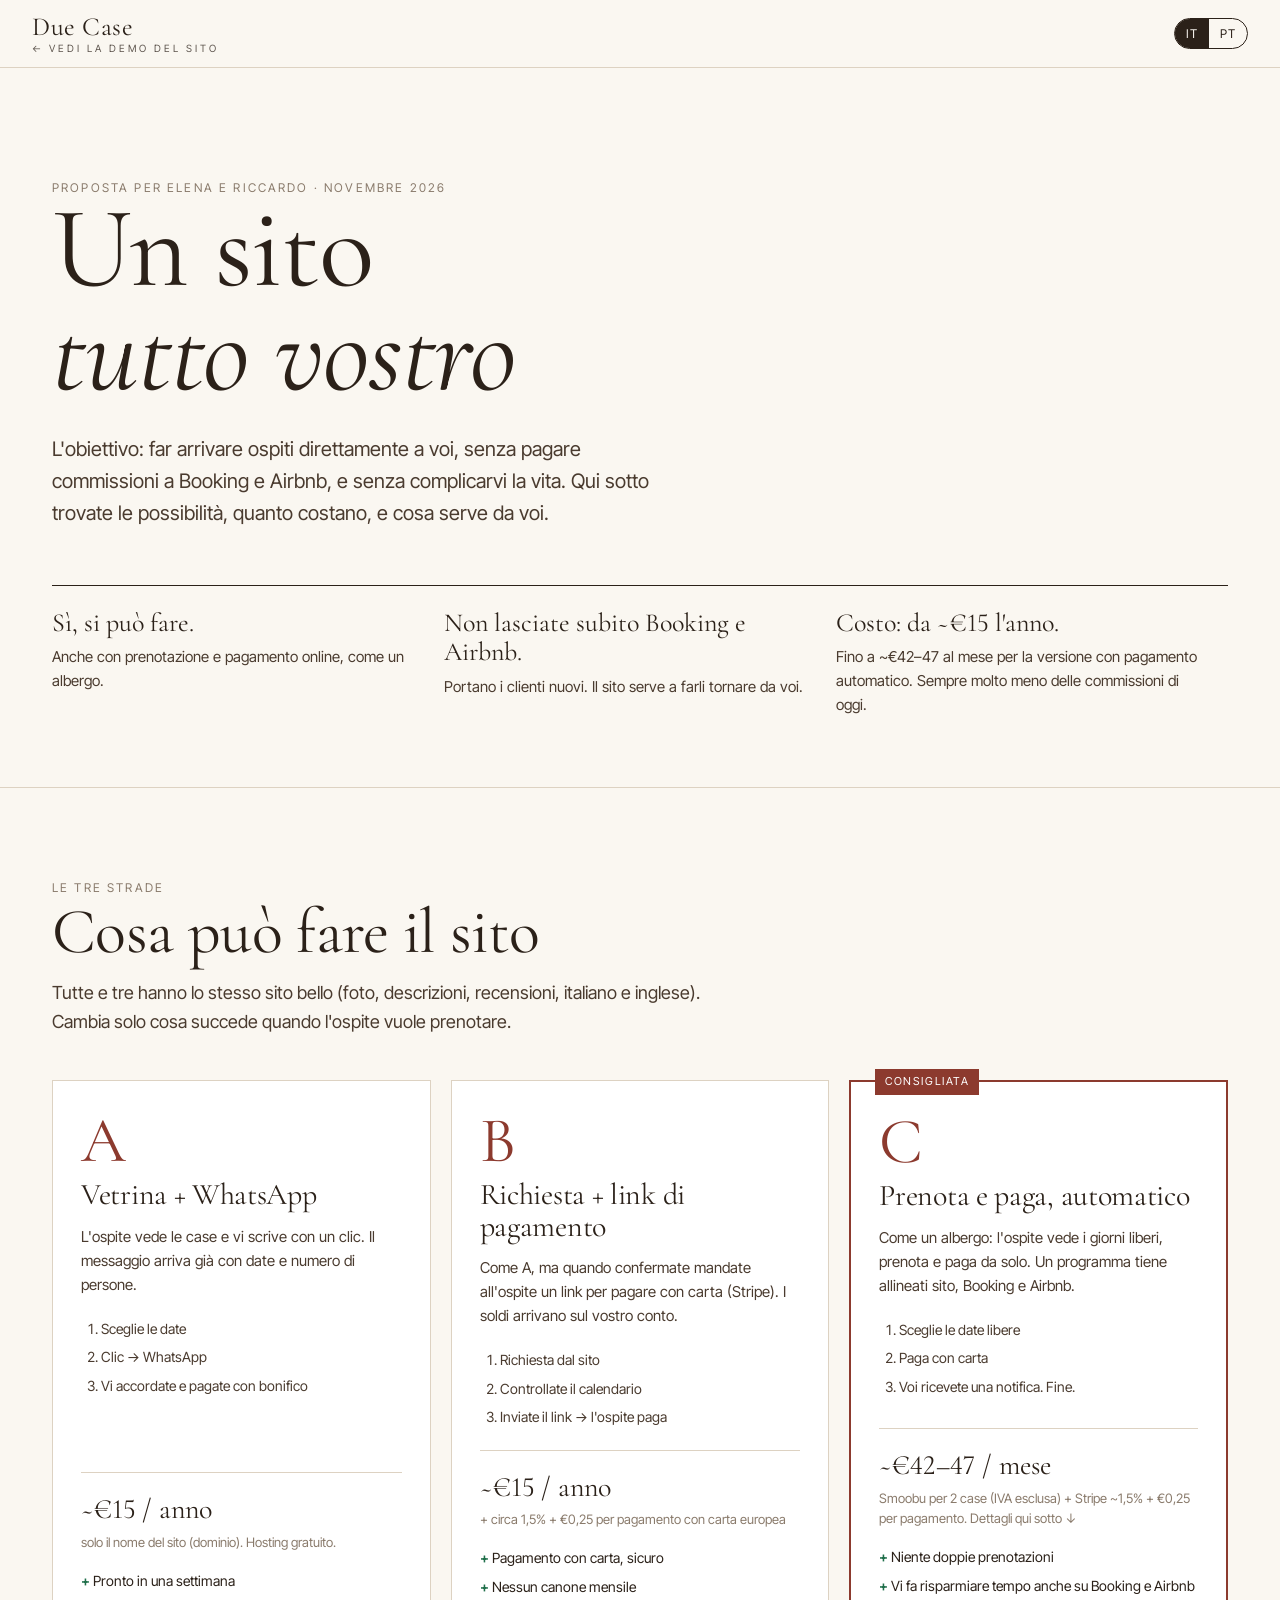
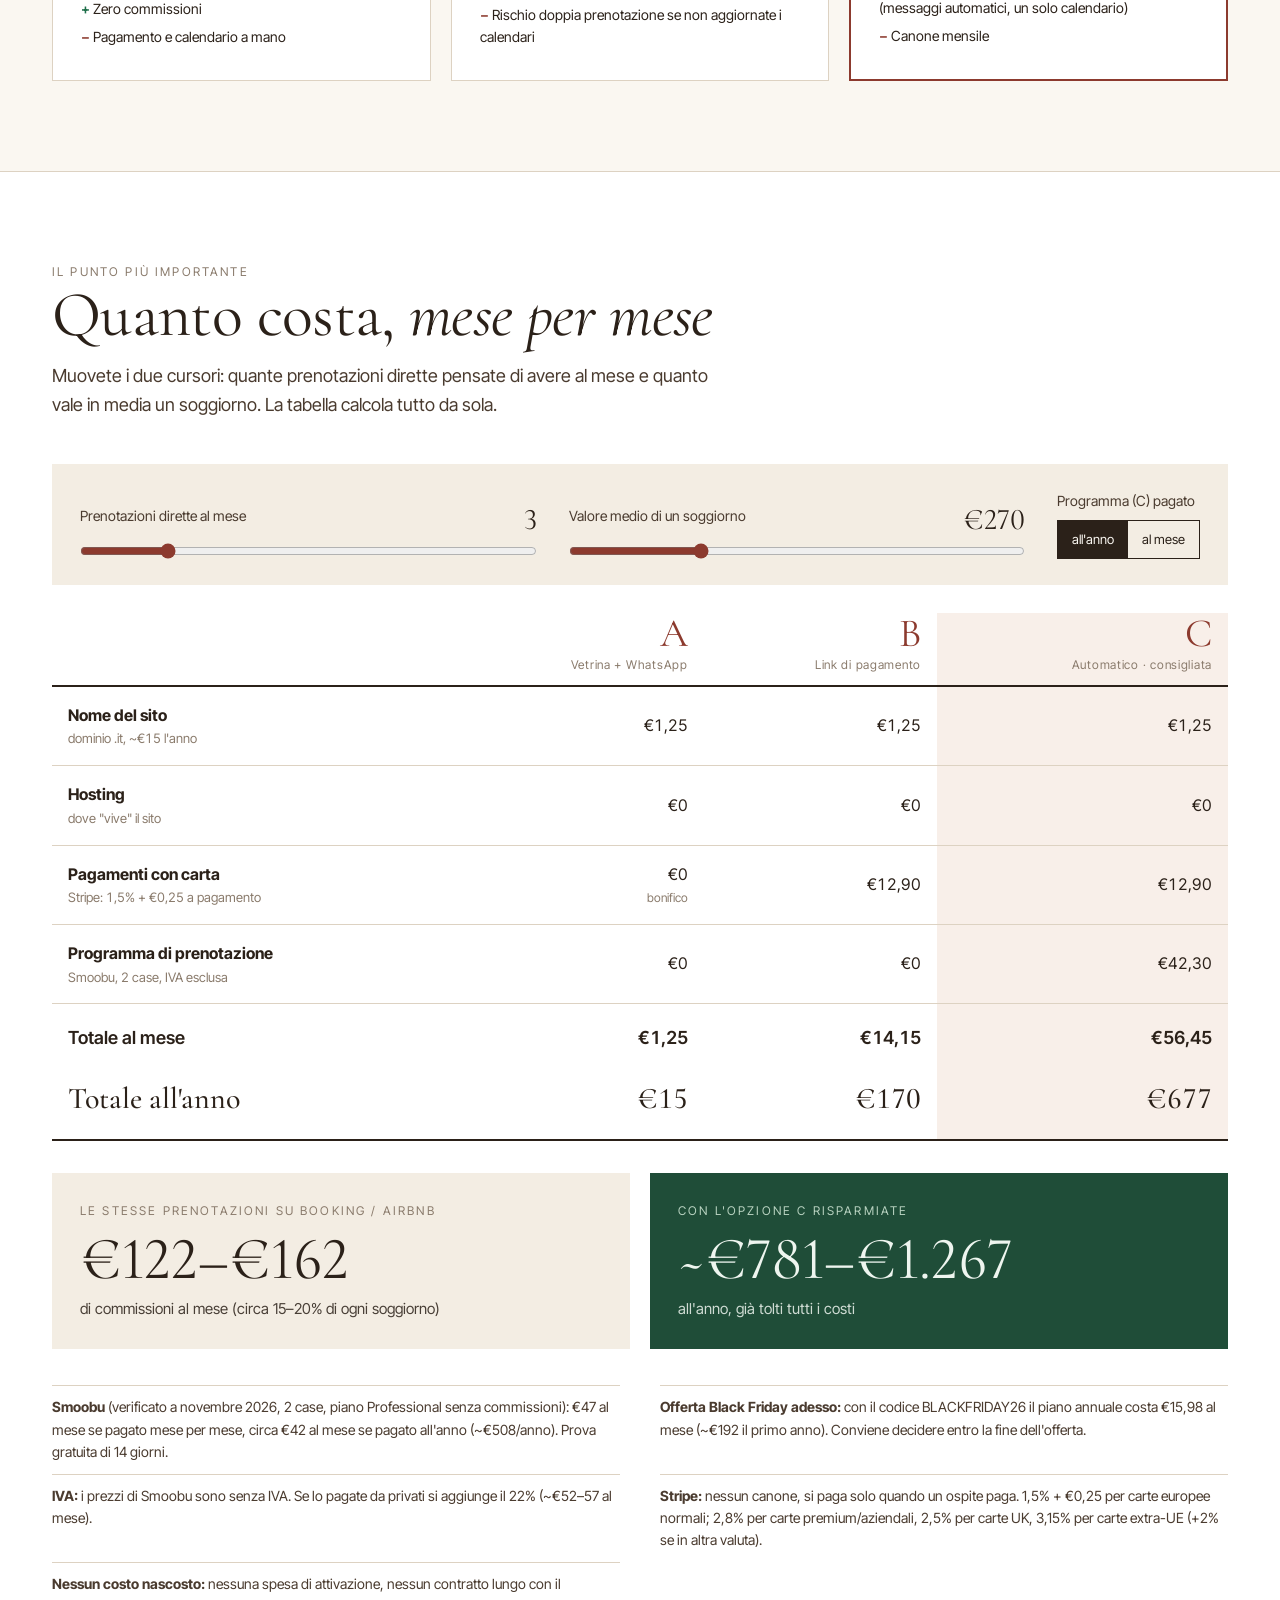
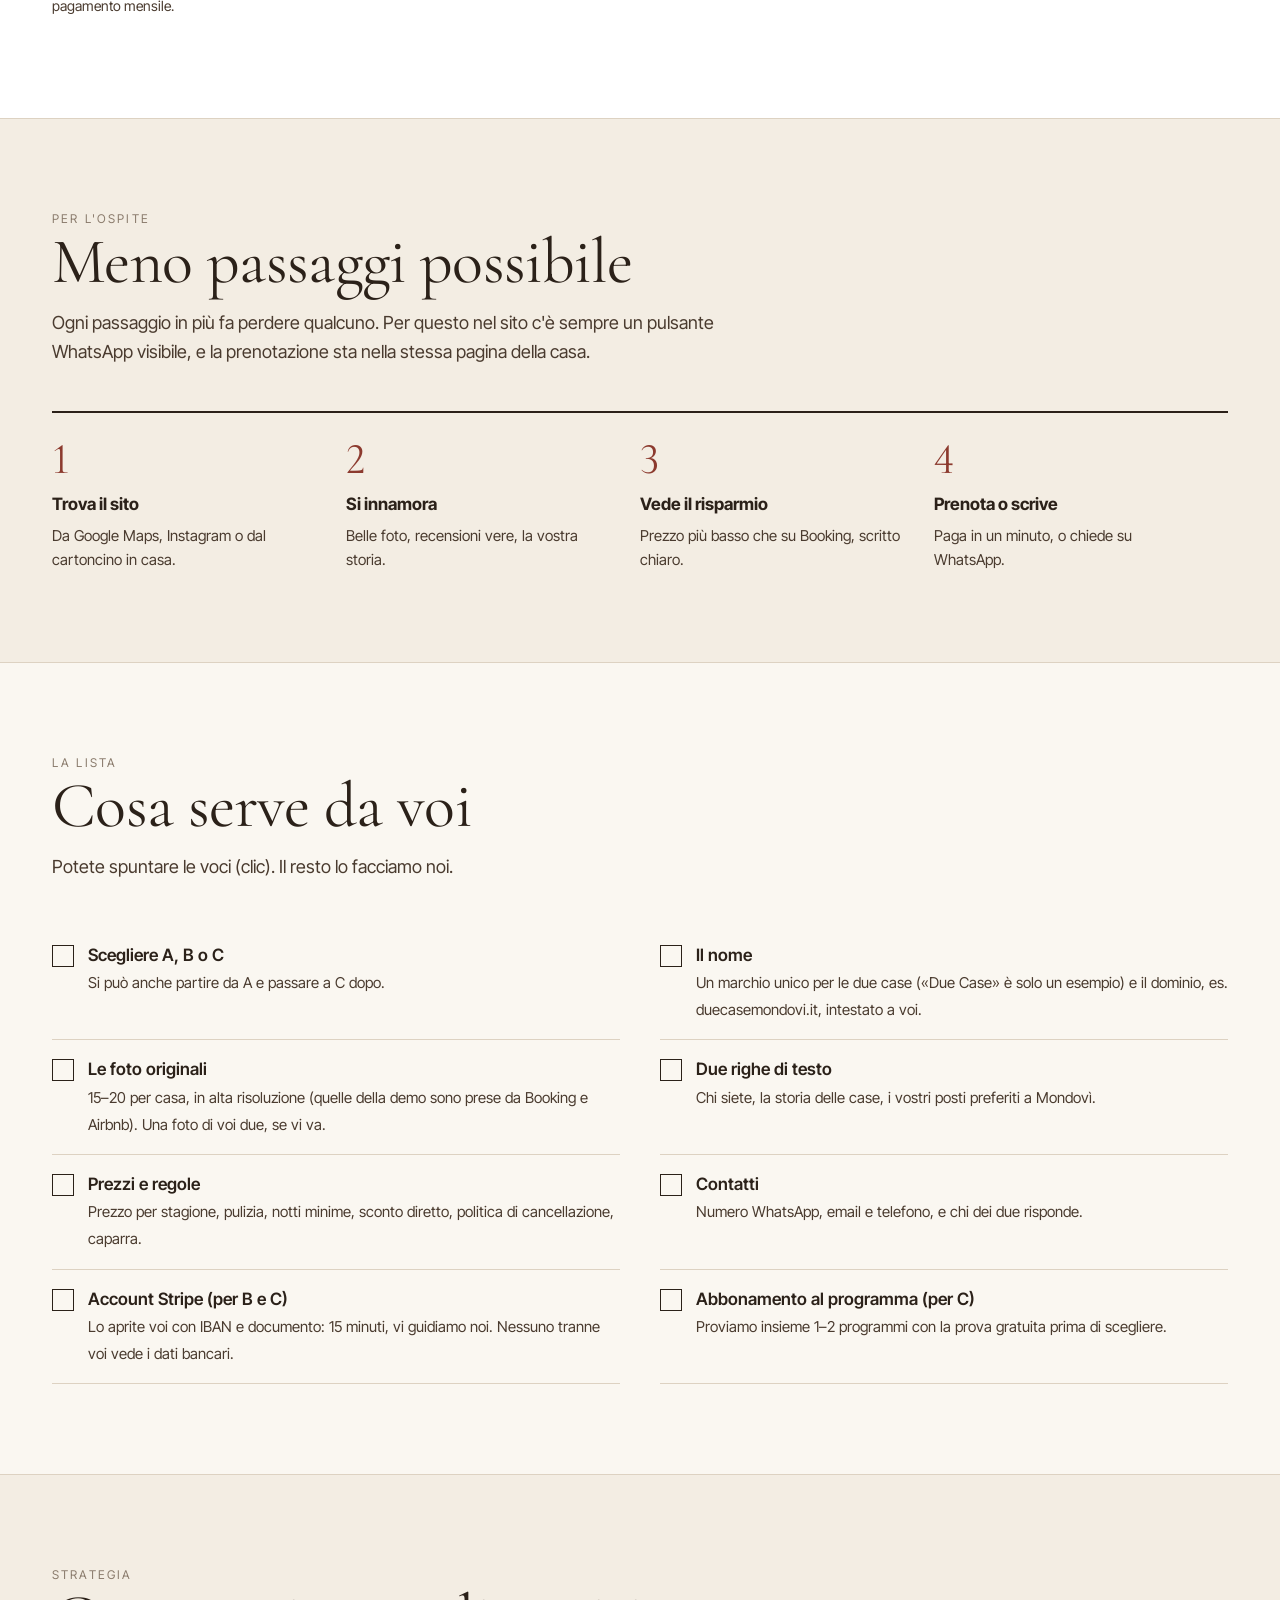
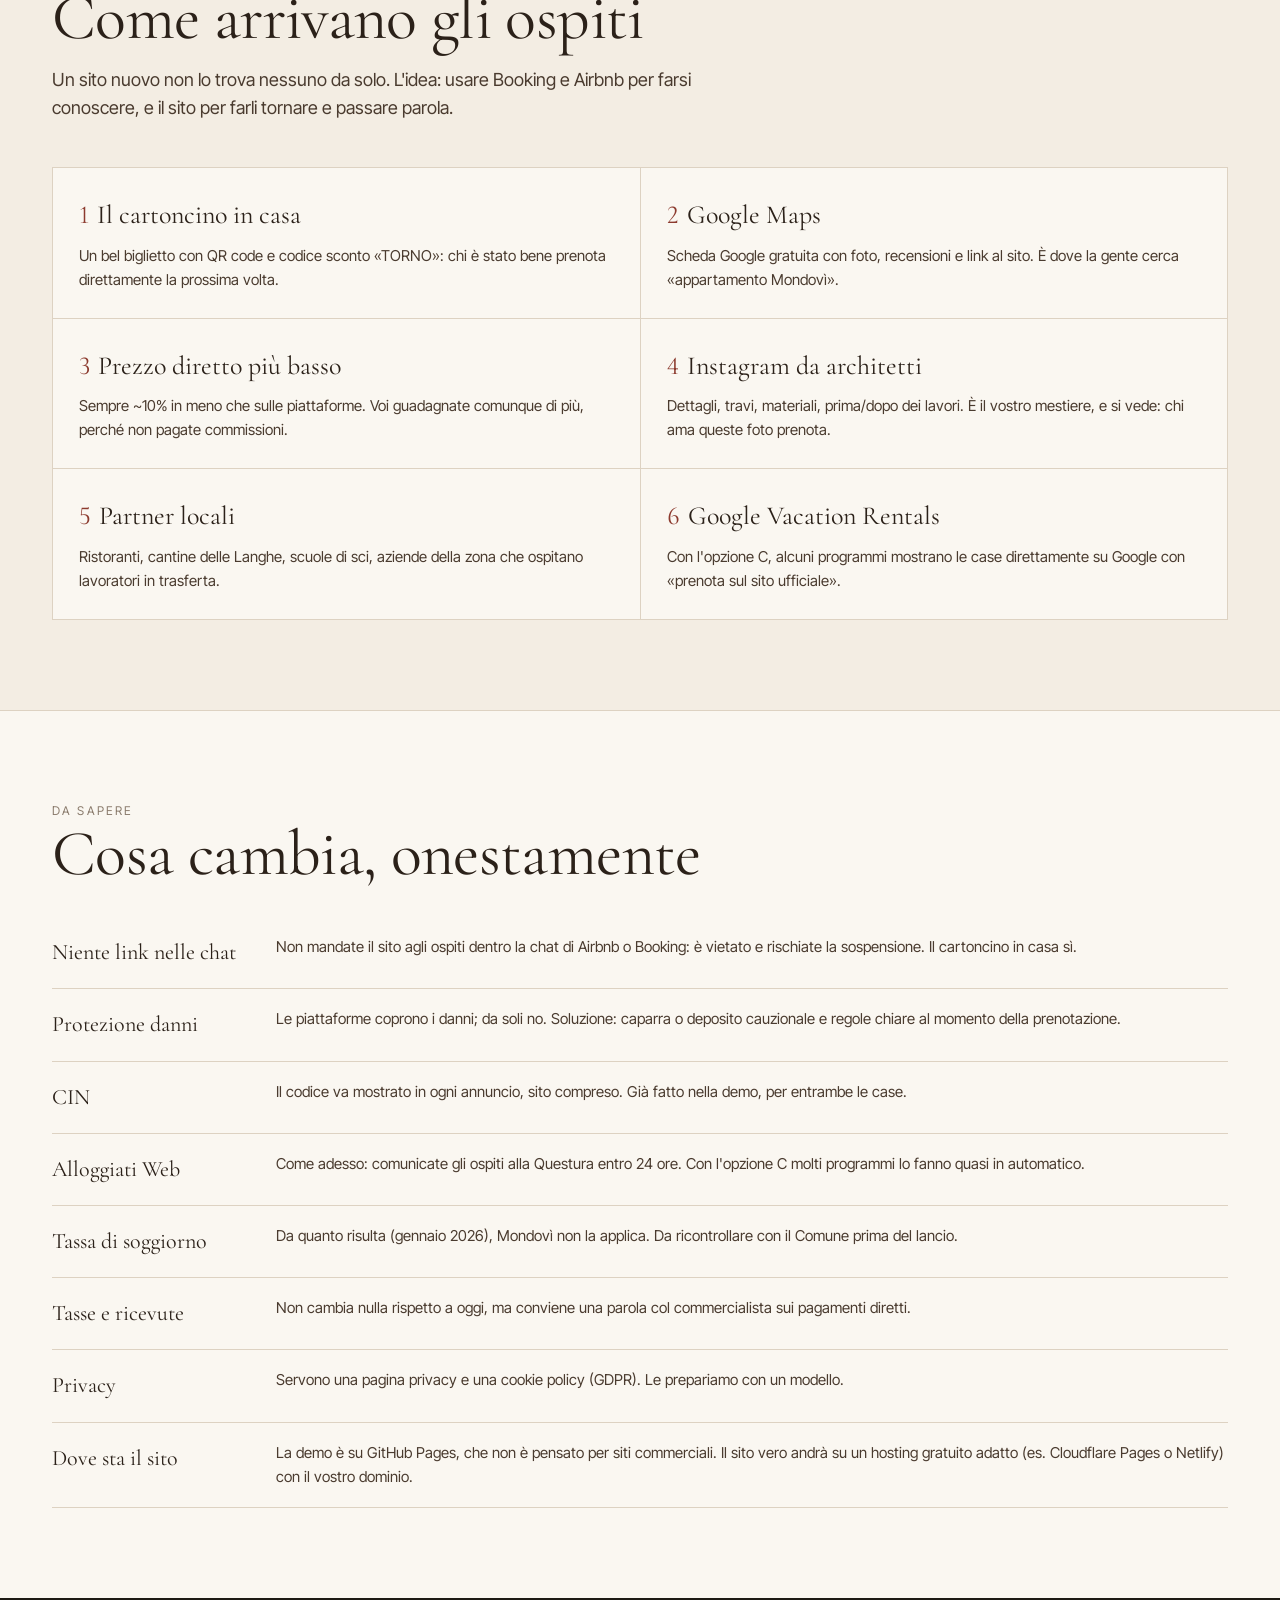
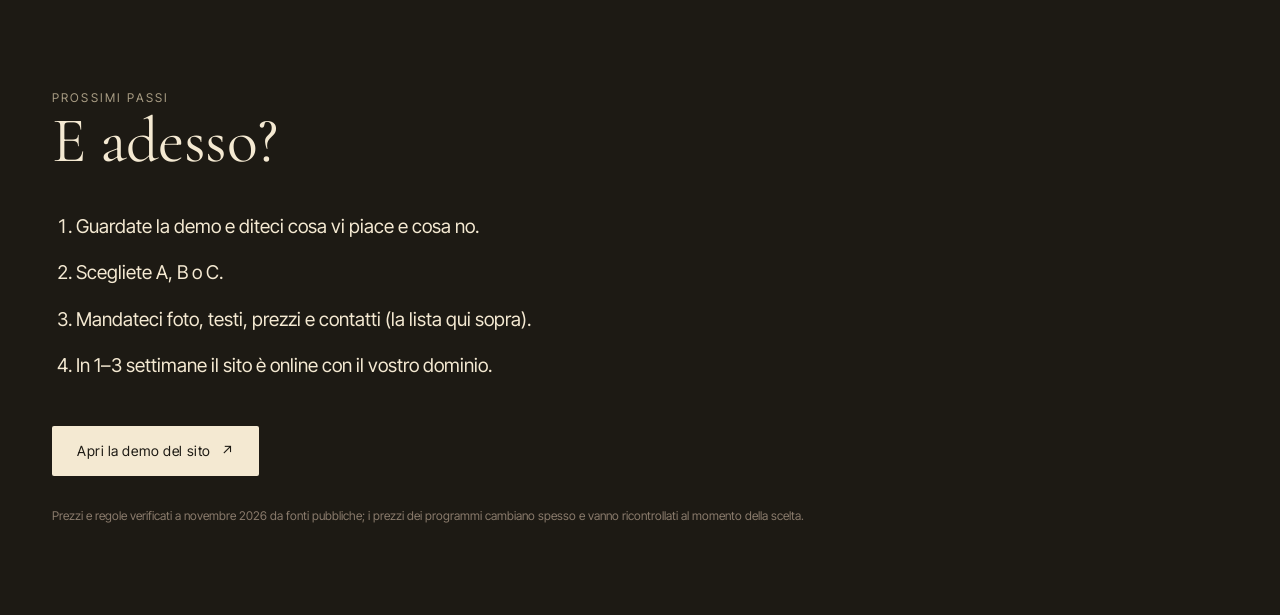
<file: proposta.html>
<!doctype html>
<html lang="it" data-lang="it">
<head>
<meta charset="utf-8">
<meta name="viewport" content="width=device-width,initial-scale=1">
<title>Proposta sito web</title>
<meta name="robots" content="noindex">
<link rel="preconnect" href="https://fonts.googleapis.com">
<link rel="preconnect" href="https://fonts.gstatic.com" crossorigin>
<link href="https://fonts.googleapis.com/css2?family=Cormorant+Garamond:ital,wght@0,400;0,500;1,400&family=Inter+Tight:wght@400;500;600&display=swap" rel="stylesheet">
<link rel="stylesheet" href="style.css?v=5">
<style>
  body{background:var(--paper)}
  .p-nav{position:sticky;top:0;z-index:20;display:flex;justify-content:space-between;align-items:center;padding:14px 32px;background:rgba(250,247,241,.94);backdrop-filter:blur(8px);border-bottom:1px solid var(--line)}
  .p-nav .lang{color:var(--walnut)}
  .p-nav .lang button.on span{color:var(--paper)}
  .p-hero{padding-top:110px;padding-bottom:70px}
  .p-hero h1{font-size:clamp(56px,9vw,128px);line-height:.9}
  .p-hero p{font-size:20px;max-width:640px;margin-top:28px;color:var(--walnut-2)}
  .tldr{display:grid;grid-template-columns:repeat(3,1fr);gap:0;border-top:1px solid var(--walnut);margin-top:56px}
  .tldr div{padding:22px 24px 0 0}
  .tldr b{font-family:var(--serif);font-weight:400;font-size:26px;display:block;line-height:1.15;margin-bottom:8px}
  .tldr p{font-size:15px;margin:0;color:var(--walnut-2)}
  .p-sec{padding:90px 0;border-top:1px solid var(--line)}
  .p-sec h2{font-size:clamp(38px,5vw,64px);margin-bottom:14px}
  .p-sec .intro{max-width:680px;color:var(--walnut-2);margin-bottom:44px;font-size:18px}
  .opts{display:grid;grid-template-columns:repeat(3,1fr);gap:20px}
  .opt{background:#fff;border:1px solid var(--line);padding:28px;display:flex;flex-direction:column;position:relative}
  .opt.rec{border:2px solid var(--oxblood)}
  .opt .badge{position:absolute;top:-13px;left:24px;background:var(--oxblood);color:#fff;font-size:11px;letter-spacing:.14em;text-transform:uppercase;padding:4px 10px}
  .opt .letter{font-family:var(--serif);font-size:64px;line-height:1;color:var(--oxblood)}
  .opt h3{font-size:30px;margin:6px 0 14px}
  .opt .how{font-size:15px;color:var(--walnut-2);margin-bottom:18px}
  .opt ol{padding-left:20px;font-size:14px;color:var(--walnut-2);margin-bottom:18px}
  .opt ol li{padding:3px 0}
  .opt .cost{border-top:1px solid var(--line);padding-top:14px;margin-top:auto}
  .opt .cost b{font-family:var(--serif);font-weight:400;font-size:28px}
  .opt .cost small{display:block;color:var(--muted);font-size:13px}
  .pc{font-size:14px;margin-top:14px}
  .pc div{padding:3px 0}
  .pc .p::before{content:"+ ";color:#1f6f4a;font-weight:600}
  .pc .m::before{content:"− ";color:var(--oxblood);font-weight:600}
  .calc{display:grid;grid-template-columns:1fr 1fr;gap:20px;margin-top:40px}
  .calc>div{padding:28px;background:var(--linen)}
  .calc .big{font-family:var(--serif);font-size:56px;line-height:1}
  .calc .row{display:flex;justify-content:space-between;border-bottom:1px solid var(--line);padding:8px 0;font-size:15px}
  .flow{display:grid;grid-template-columns:repeat(4,1fr);gap:0;counter-reset:s}
  .flow div{padding:24px 22px 0 0;border-top:2px solid var(--walnut);position:relative}
  .flow div::before{counter-increment:s;content:counter(s);font-family:var(--serif);font-size:44px;color:var(--oxblood);line-height:1;display:block;margin-bottom:10px}
  .flow p{font-size:15px;color:var(--walnut-2)}
  .flow b{display:block;font-size:17px;margin-bottom:6px;color:var(--walnut)}
  .check{list-style:none;display:grid;grid-template-columns:1fr 1fr;gap:0 40px}
  .check li{display:flex;gap:14px;padding:16px 0;border-bottom:1px solid var(--line);cursor:pointer}
  .check li .bx{flex:none;width:22px;height:22px;border:1.5px solid var(--walnut);margin-top:3px;display:grid;place-items:center;font-size:14px}
  .check li.done .bx{background:var(--walnut);color:var(--paper)}
  .check li.done .bx::after{content:"✓"}
  .check li b{display:block;font-weight:600}
  .check li span.t{font-size:15px;color:var(--walnut-2)}
  .strat{display:grid;grid-template-columns:repeat(2,1fr);gap:1px;background:var(--line);border:1px solid var(--line)}
  .strat div{background:var(--paper);padding:26px}
  .strat h4{font-family:var(--serif);font-weight:400;font-size:26px;margin-bottom:8px}
  .strat h4 i{color:var(--oxblood);font-style:normal;margin-right:8px}
  .strat p{font-size:15px;color:var(--walnut-2)}
  .warn{list-style:none}
  .warn li{padding:18px 0;border-bottom:1px solid var(--line);display:grid;grid-template-columns:200px 1fr;gap:24px}
  .warn li b{font-family:var(--serif);font-weight:400;font-size:22px}
  .warn li span{color:var(--walnut-2);font-size:15px}
  .next{background:var(--night);color:var(--cream);padding:90px 0}
  .next h2{font-size:clamp(38px,5vw,64px);margin-bottom:30px}
  .next ol{font-size:19px;padding-left:24px;max-width:760px}
  .next ol li{padding:8px 0}
  .src{font-size:12px;color:var(--muted);margin-top:30px}
  .src a{color:var(--muted)}
  .costs{background:#fff}
  .ctrl{display:grid;grid-template-columns:1fr 1fr auto;gap:32px;align-items:end;padding:26px 28px;background:var(--linen);margin-bottom:28px}
  .ctrl label{display:grid;grid-template-columns:1fr auto;gap:8px 12px;font-size:14px;color:var(--walnut-2)}
  .ctrl output{font-family:var(--serif);font-size:30px;line-height:1;color:var(--walnut);font-variant-numeric:lining-nums}
  .ctrl input[type=range]{grid-column:1/-1;width:100%;accent-color:var(--oxblood)}
  .bill{font-size:14px;color:var(--walnut-2)}
  .seg{display:flex;border:1px solid var(--walnut);margin-top:8px}
  .seg button{background:none;border:0;padding:8px 14px;font-size:13px;color:var(--walnut)}
  .seg button.on{background:var(--walnut);color:var(--paper)}
  .tbl-wrap{overflow-x:auto}
  .ctbl{width:100%;border-collapse:collapse;font-size:16px;min-width:560px;font-variant-numeric:lining-nums tabular-nums}
  .ctbl th{text-align:right;font-family:var(--serif);font-weight:400;font-size:40px;line-height:1;padding:0 16px 14px;border-bottom:2px solid var(--walnut);color:var(--oxblood)}
  .ctbl th small{display:block;font-family:var(--sans);font-size:12px;color:var(--muted);letter-spacing:.06em;margin-top:6px}
  .ctbl th.rec,.ctbl td:last-child{background:#f8efe9}
  .ctbl td{padding:16px;border-bottom:1px solid var(--line);text-align:right;white-space:nowrap}
  .ctbl td:first-child{text-align:left;white-space:normal}
  .ctbl td:first-child small{display:block;color:var(--muted);font-size:13px}
  .ctbl .tot td{font-weight:600;font-size:18px;border-bottom:0;padding-top:20px}
  .ctbl .tot.y td{font-family:var(--serif);font-weight:500;font-size:30px;padding-top:6px;border-bottom:2px solid var(--walnut)}
  .vs{display:grid;grid-template-columns:1fr 1fr;gap:20px;margin-top:32px}
  .vs>div{padding:28px;background:var(--linen)}
  .vs .save{background:#1f4d38;color:#eef5ef}
  .vs .save .eyebrow{color:#b9d3c1}
  .vs .big{font-family:var(--serif);font-size:60px;line-height:1.05;margin:8px 0 6px;font-variant-numeric:lining-nums}
  .vs p{font-size:15px;opacity:.85}
  .fine{list-style:none;margin-top:36px;font-size:14px;color:var(--walnut-2);display:grid;grid-template-columns:1fr 1fr;gap:0 40px}
  .fine li{padding:10px 0;border-top:1px solid var(--line)}
  .ctbl td small.n{display:block;font-size:12px;color:var(--muted);font-weight:400}
  @media (max-width:980px){.ctrl,.vs,.fine{grid-template-columns:1fr}.vs .big{font-size:46px}}
  @media (max-width:600px){.ctrl{padding:20px 16px}.ctbl{min-width:0;font-size:13px}.ctbl td,.ctbl th{padding:10px 5px;white-space:normal}.ctbl th{font-size:28px}.ctbl th small,.ctbl td:first-child small{display:none}.ctbl .tot td{font-size:14px}.ctbl .tot.y td{font-size:19px}}
  @media (max-width:980px){.opts,.calc,.tldr,.check,.strat{grid-template-columns:1fr}.flow{grid-template-columns:1fr 1fr;gap:20px}.warn li{grid-template-columns:1fr;gap:4px}}
  @media (max-width:600px){.p-nav{padding:12px 16px}.flow{grid-template-columns:1fr}}
</style>
</head>
<body>

<div class="p-nav">
  <a href="index.html" class="brand" style="color:var(--walnut)">Due Case<small>← <span lang="it">vedi la demo del sito</span><span lang="pt">ver a demo do site</span></small></a>
  <div class="lang"><button data-set="it" class="on"><span>IT</span></button><button data-set="pt"><span>PT</span></button></div>
</div>

<header class="wrap p-hero">
  <div class="eyebrow"><span lang="it">Proposta per Elena e Riccardo · novembre 2026</span><span lang="pt">Proposta para Elena e Riccardo · novembro 2026</span></div>
  <h1><span lang="it">Un sito<br><em>tutto vostro</em></span><span lang="pt">Um site<br><em>só de vocês</em></span></h1>
  <p lang="it">L'obiettivo: far arrivare ospiti direttamente a voi, senza pagare commissioni a Booking e Airbnb, e senza complicarvi la vita. Qui sotto trovate le possibilità, quanto costano, e cosa serve da voi.</p>
  <p lang="pt">O objetivo: fazer os hóspedes chegarem direto a vocês, sem pagar comissão para Booking e Airbnb, e sem complicar a vida. Abaixo estão as opções, quanto custam e o que precisamos de vocês.</p>
  <div class="tldr">
    <div><b lang="it">Sì, si può fare.</b><b lang="pt">Sim, dá para fazer.</b><p lang="it">Anche con prenotazione e pagamento online, come un albergo.</p><p lang="pt">Inclusive com reserva e pagamento online, como um hotel.</p></div>
    <div><b lang="it">Non lasciate subito Booking e Airbnb.</b><b lang="pt">Não saiam já do Booking e do Airbnb.</b><p lang="it">Portano i clienti nuovi. Il sito serve a farli tornare da voi.</p><p lang="pt">Eles trazem clientes novos. O site serve para eles voltarem direto a vocês.</p></div>
    <div><b lang="it">Costo: da ~€15 l'anno.</b><b lang="pt">Custo: a partir de ~€15 por ano.</b><p lang="it">Fino a ~€42–47 al mese per la versione con pagamento automatico. Sempre molto meno delle commissioni di oggi.</p><p lang="pt">Até ~€42–47 por mês na versão com pagamento automático. Sempre bem menos que as comissões de hoje.</p></div>
  </div>
</header>

<section class="p-sec">
  <div class="wrap">
    <div class="eyebrow"><span lang="it">Le tre strade</span><span lang="pt">Os três caminhos</span></div>
    <h2><span lang="it">Cosa può fare il sito</span><span lang="pt">O que o site pode fazer</span></h2>
    <p class="intro" lang="it">Tutte e tre hanno lo stesso sito bello (foto, descrizioni, recensioni, italiano e inglese). Cambia solo cosa succede quando l'ospite vuole prenotare.</p>
    <p class="intro" lang="pt">As três têm o mesmo site bonito (fotos, descrições, avaliações, italiano e inglês). Só muda o que acontece quando o hóspede quer reservar.</p>
    <div class="opts">
      <div class="opt">
        <div class="letter">A</div>
        <h3 lang="it">Vetrina + WhatsApp</h3><h3 lang="pt">Vitrine + WhatsApp</h3>
        <p class="how" lang="it">L'ospite vede le case e vi scrive con un clic. Il messaggio arriva già con date e numero di persone.</p>
        <p class="how" lang="pt">O hóspede vê as casas e escreve para vocês com um clique. A mensagem já chega com as datas e o número de pessoas.</p>
        <ol lang="it"><li>Sceglie le date</li><li>Clic → WhatsApp</li><li>Vi accordate e pagate con bonifico</li></ol>
        <ol lang="pt"><li>Escolhe as datas</li><li>Clique → WhatsApp</li><li>Vocês combinam e ele paga por transferência</li></ol>
        <div class="cost"><b>~€15 / <span lang="it">anno</span><span lang="pt">ano</span></b><small lang="it">solo il nome del sito (dominio). Hosting gratuito.</small><small lang="pt">só o nome do site (domínio). Hospedagem grátis.</small></div>
        <div class="pc" lang="it"><div class="p">Pronto in una settimana</div><div class="p">Zero commissioni</div><div class="m">Pagamento e calendario a mano</div></div>
        <div class="pc" lang="pt"><div class="p">Pronto em uma semana</div><div class="p">Zero comissão</div><div class="m">Pagamento e calendário feitos à mão</div></div>
      </div>
      <div class="opt">
        <div class="letter">B</div>
        <h3 lang="it">Richiesta + link di pagamento</h3><h3 lang="pt">Pedido + link de pagamento</h3>
        <p class="how" lang="it">Come A, ma quando confermate mandate all'ospite un link per pagare con carta (Stripe). I soldi arrivano sul vostro conto.</p>
        <p class="how" lang="pt">Como a A, mas quando vocês confirmam, mandam para o hóspede um link para pagar com cartão (Stripe). O dinheiro cai na conta de vocês.</p>
        <ol lang="it"><li>Richiesta dal sito</li><li>Controllate il calendario</li><li>Inviate il link → l'ospite paga</li></ol>
        <ol lang="pt"><li>Pedido pelo site</li><li>Vocês conferem o calendário</li><li>Mandam o link → o hóspede paga</li></ol>
        <div class="cost"><b>~€15 / <span lang="it">anno</span><span lang="pt">ano</span></b><small lang="it">+ circa 1,5% + €0,25 per pagamento con carta europea</small><small lang="pt">+ cerca de 1,5% + €0,25 por pagamento com cartão europeu</small></div>
        <div class="pc" lang="it"><div class="p">Pagamento con carta, sicuro</div><div class="p">Nessun canone mensile</div><div class="m">Rischio doppia prenotazione se non aggiornate i calendari</div></div>
        <div class="pc" lang="pt"><div class="p">Pagamento com cartão, seguro</div><div class="p">Sem mensalidade</div><div class="m">Risco de reserva dupla se os calendários não forem atualizados</div></div>
      </div>
      <div class="opt rec">
        <span class="badge" lang="it">Consigliata</span><span class="badge" lang="pt">Recomendada</span>
        <div class="letter">C</div>
        <h3 lang="it">Prenota e paga, automatico</h3><h3 lang="pt">Reserva e paga, automático</h3>
        <p class="how" lang="it">Come un albergo: l'ospite vede i giorni liberi, prenota e paga da solo. Un programma tiene allineati sito, Booking e Airbnb.</p>
        <p class="how" lang="pt">Como um hotel: o hóspede vê os dias livres, reserva e paga sozinho. Um programa mantém site, Booking e Airbnb sincronizados.</p>
        <ol lang="it"><li>Sceglie le date libere</li><li>Paga con carta</li><li>Voi ricevete una notifica. Fine.</li></ol>
        <ol lang="pt"><li>Escolhe as datas livres</li><li>Paga com cartão</li><li>Vocês recebem um aviso. Pronto.</li></ol>
        <div class="cost"><b>~€42–47 / <span lang="it">mese</span><span lang="pt">mês</span></b><small lang="it">Smoobu per 2 case (IVA esclusa) + Stripe ~1,5% + €0,25 per pagamento. Dettagli qui sotto ↓</small><small lang="pt">Smoobu para 2 casas (sem IVA) + Stripe ~1,5% + €0,25 por pagamento. Detalhes abaixo ↓</small></div>
        <div class="pc" lang="it"><div class="p">Niente doppie prenotazioni</div><div class="p">Vi fa risparmiare tempo anche su Booking e Airbnb (messaggi automatici, un solo calendario)</div><div class="m">Canone mensile</div></div>
        <div class="pc" lang="pt"><div class="p">Sem reservas duplicadas</div><div class="p">Economiza tempo também no Booking e Airbnb (mensagens automáticas, um calendário só)</div><div class="m">Mensalidade</div></div>
      </div>
    </div>

  </div>
</section>

<section class="p-sec costs" id="costi">
  <div class="wrap">
    <div class="eyebrow"><span lang="it">Il punto più importante</span><span lang="pt">O ponto mais importante</span></div>
    <h2><span lang="it">Quanto costa, <em>mese per mese</em></span><span lang="pt">Quanto custa, <em>mês a mês</em></span></h2>
    <p class="intro" lang="it">Muovete i due cursori: quante prenotazioni dirette pensate di avere al mese e quanto vale in media un soggiorno. La tabella calcola tutto da sola.</p>
    <p class="intro" lang="pt">Mexam os dois controles: quantas reservas diretas vocês esperam por mês e quanto vale em média uma estadia. A tabela calcula tudo sozinha.</p>

    <div class="ctrl">
      <label><span lang="it">Prenotazioni dirette al mese</span><span lang="pt">Reservas diretas por mês</span><output id="oN">3</output><input type="range" id="rN" min="1" max="12" value="3"></label>
      <label><span lang="it">Valore medio di un soggiorno</span><span lang="pt">Valor médio de uma estadia</span><output id="oV">€270</output><input type="range" id="rV" min="100" max="700" step="10" value="270"></label>
      <div class="bill"><span lang="it">Programma (C) pagato</span><span lang="pt">Programa (C) pago</span>
        <div class="seg"><button data-b="y" class="on"><span lang="it">all'anno</span><span lang="pt">por ano</span></button><button data-b="m"><span lang="it">al mese</span><span lang="pt">por mês</span></button></div>
      </div>
    </div>

    <div class="tbl-wrap">
    <table class="ctbl">
      <thead><tr><th></th><th>A<small lang="it">Vetrina + WhatsApp</small><small lang="pt">Vitrine + WhatsApp</small></th><th>B<small lang="it">Link di pagamento</small><small lang="pt">Link de pagamento</small></th><th class="rec">C<small lang="it">Automatico · consigliata</small><small lang="pt">Automático · recomendada</small></th></tr></thead>
      <tbody>
        <tr><td><b lang="it">Nome del sito</b><b lang="pt">Nome do site</b><small lang="it">dominio .it, ~€15 l'anno</small><small lang="pt">domínio .it, ~€15 por ano</small></td><td data-c="dom"></td><td data-c="dom"></td><td data-c="dom"></td></tr>
        <tr><td><b lang="it">Hosting</b><b lang="pt">Hospedagem</b><small lang="it">dove "vive" il sito</small><small lang="pt">onde o site "mora"</small></td><td>€0</td><td>€0</td><td>€0</td></tr>
        <tr><td><b lang="it">Pagamenti con carta</b><b lang="pt">Pagamentos com cartão</b><small lang="it">Stripe: 1,5% + €0,25 a pagamento</small><small lang="pt">Stripe: 1,5% + €0,25 por pagamento</small></td><td>€0<small class="n" lang="it">bonifico</small><small class="n" lang="pt">transferência</small></td><td data-c="stripe"></td><td data-c="stripe"></td></tr>
        <tr><td><b lang="it">Programma di prenotazione</b><b lang="pt">Programa de reservas</b><small lang="it">Smoobu, 2 case, IVA esclusa</small><small lang="pt">Smoobu, 2 casas, sem IVA</small></td><td>€0</td><td>€0</td><td data-c="soft"></td></tr>
        <tr class="tot"><td lang="it">Totale al mese</td><td lang="pt">Total por mês</td><td data-t="A"></td><td data-t="B"></td><td data-t="C"></td></tr>
        <tr class="tot y"><td lang="it">Totale all'anno</td><td lang="pt">Total por ano</td><td data-y="A"></td><td data-y="B"></td><td data-y="C"></td></tr>
      </tbody>
    </table>
    </div>

    <div class="vs">
      <div>
        <div class="eyebrow"><span lang="it">Le stesse prenotazioni su Booking / Airbnb</span><span lang="pt">As mesmas reservas no Booking / Airbnb</span></div>
        <div class="big" id="plat">—</div>
        <p lang="it">di commissioni al mese (circa 15–20% di ogni soggiorno)</p>
        <p lang="pt">de comissão por mês (cerca de 15–20% de cada estadia)</p>
      </div>
      <div class="save">
        <div class="eyebrow"><span lang="it">Con l'opzione C risparmiate</span><span lang="pt">Com a opção C vocês economizam</span></div>
        <div class="big" id="save">—</div>
        <p lang="it">all'anno, già tolti tutti i costi</p>
        <p lang="pt">por ano, já descontados todos os custos</p>
      </div>
    </div>

    <ul class="fine">
      <li lang="it"><b>Smoobu</b> (verificato a novembre 2026, 2 case, piano Professional senza commissioni): €47 al mese se pagato mese per mese, circa €42 al mese se pagato all'anno (~€508/anno). Prova gratuita di 14 giorni.</li>
      <li lang="pt"><b>Smoobu</b> (conferido em novembro de 2026, 2 casas, plano Professional sem comissão): €47 por mês pagando mês a mês, cerca de €42 por mês pagando por ano (~€508/ano). Teste grátis de 14 dias.</li>
      <li lang="it"><b>Offerta Black Friday adesso:</b> con il codice BLACKFRIDAY26 il piano annuale costa €15,98 al mese (~€192 il primo anno). Conviene decidere entro la fine dell'offerta.</li>
      <li lang="pt"><b>Promoção de Black Friday agora:</b> com o código BLACKFRIDAY26 o plano anual sai por €15,98 por mês (~€192 no primeiro ano). Vale decidir antes de a promoção acabar.</li>
      <li lang="it"><b>IVA:</b> i prezzi di Smoobu sono senza IVA. Se lo pagate da privati si aggiunge il 22% (~€52–57 al mese).</li>
      <li lang="pt"><b>IVA:</b> os preços da Smoobu são sem IVA (imposto italiano). Se pagarem como pessoa física, somam-se 22% (~€52–57 por mês).</li>
      <li lang="it"><b>Stripe:</b> nessun canone, si paga solo quando un ospite paga. 1,5% + €0,25 per carte europee normali; 2,8% per carte premium/aziendali, 2,5% per carte UK, 3,15% per carte extra-UE (+2% se in altra valuta).</li>
      <li lang="pt"><b>Stripe:</b> sem mensalidade, só paga quando um hóspede paga. 1,5% + €0,25 para cartões europeus comuns; 2,8% para cartões premium/empresariais, 2,5% para cartões do Reino Unido, 3,15% para cartões de fora da Europa (+2% se em outra moeda).</li>
      <li lang="it"><b>Nessun costo nascosto:</b> nessuna spesa di attivazione, nessun contratto lungo con il pagamento mensile.</li>
      <li lang="pt"><b>Sem custo escondido:</b> sem taxa de ativação e sem contrato longo no pagamento mensal.</li>
    </ul>
  </div>
</section>

<section class="p-sec" style="background:var(--linen)">
  <div class="wrap">
    <div class="eyebrow"><span lang="it">Per l'ospite</span><span lang="pt">Para o hóspede</span></div>
    <h2><span lang="it">Meno passaggi possibile</span><span lang="pt">O mínimo de passos possível</span></h2>
    <p class="intro" lang="it">Ogni passaggio in più fa perdere qualcuno. Per questo nel sito c'è sempre un pulsante WhatsApp visibile, e la prenotazione sta nella stessa pagina della casa.</p>
    <p class="intro" lang="pt">Cada passo a mais faz alguém desistir. Por isso o site sempre tem um botão de WhatsApp visível, e a reserva fica na mesma página da casa.</p>
    <div class="flow">
      <div><b lang="it">Trova il sito</b><b lang="pt">Encontra o site</b><p lang="it">Da Google Maps, Instagram o dal cartoncino in casa.</p><p lang="pt">Pelo Google Maps, Instagram ou pelo cartãozinho na casa.</p></div>
      <div><b lang="it">Si innamora</b><b lang="pt">Se apaixona</b><p lang="it">Belle foto, recensioni vere, la vostra storia.</p><p lang="pt">Fotos bonitas, avaliações reais, a história de vocês.</p></div>
      <div><b lang="it">Vede il risparmio</b><b lang="pt">Vê a economia</b><p lang="it">Prezzo più basso che su Booking, scritto chiaro.</p><p lang="pt">Preço menor que no Booking, escrito com clareza.</p></div>
      <div><b lang="it">Prenota o scrive</b><b lang="pt">Reserva ou escreve</b><p lang="it">Paga in un minuto, o chiede su WhatsApp.</p><p lang="pt">Paga em um minuto, ou pergunta no WhatsApp.</p></div>
    </div>
  </div>
</section>

<section class="p-sec">
  <div class="wrap">
    <div class="eyebrow"><span lang="it">La lista</span><span lang="pt">A lista</span></div>
    <h2><span lang="it">Cosa serve da voi</span><span lang="pt">O que precisamos de vocês</span></h2>
    <p class="intro" lang="it">Potete spuntare le voci (clic). Il resto lo facciamo noi.</p>
    <p class="intro" lang="pt">Dá para marcar os itens (clique). O resto fica com a gente.</p>
    <ul class="check" id="check">
      <li><i class="bx"></i><div><b lang="it">Scegliere A, B o C</b><b lang="pt">Escolher A, B ou C</b><span class="t" lang="it">Si può anche partire da A e passare a C dopo.</span><span class="t" lang="pt">Dá para começar pela A e passar para a C depois.</span></div></li>
      <li><i class="bx"></i><div><b lang="it">Il nome</b><b lang="pt">O nome</b><span class="t" lang="it">Un marchio unico per le due case («Due Case» è solo un esempio) e il dominio, es. duecasemondovi.it, intestato a voi.</span><span class="t" lang="pt">Uma marca única para as duas casas («Due Case» é só um exemplo) e o domínio, ex.: duecasemondovi.it, no nome de vocês.</span></div></li>
      <li><i class="bx"></i><div><b lang="it">Le foto originali</b><b lang="pt">As fotos originais</b><span class="t" lang="it">15–20 per casa, in alta risoluzione (quelle della demo sono prese da Booking e Airbnb). Una foto di voi due, se vi va.</span><span class="t" lang="pt">15–20 por casa, em alta resolução (as da demo foram tiradas do Booking e Airbnb). Uma foto dos dois, se quiserem.</span></div></li>
      <li><i class="bx"></i><div><b lang="it">Due righe di testo</b><b lang="pt">Algumas linhas de texto</b><span class="t" lang="it">Chi siete, la storia delle case, i vostri posti preferiti a Mondovì.</span><span class="t" lang="pt">Quem são vocês, a história das casas, os lugares preferidos de vocês em Mondovì.</span></div></li>
      <li><i class="bx"></i><div><b lang="it">Prezzi e regole</b><b lang="pt">Preços e regras</b><span class="t" lang="it">Prezzo per stagione, pulizia, notti minime, sconto diretto, politica di cancellazione, caparra.</span><span class="t" lang="pt">Preço por temporada, limpeza, mínimo de noites, desconto direto, política de cancelamento, caução.</span></div></li>
      <li><i class="bx"></i><div><b lang="it">Contatti</b><b lang="pt">Contatos</b><span class="t" lang="it">Numero WhatsApp, email e telefono, e chi dei due risponde.</span><span class="t" lang="pt">Número de WhatsApp, e-mail e telefone, e qual dos dois responde.</span></div></li>
      <li><i class="bx"></i><div><b lang="it">Account Stripe (per B e C)</b><b lang="pt">Conta Stripe (para B e C)</b><span class="t" lang="it">Lo aprite voi con IBAN e documento: 15 minuti, vi guidiamo noi. Nessuno tranne voi vede i dati bancari.</span><span class="t" lang="pt">Vocês mesmos abrem, com IBAN e documento: 15 minutos, e a gente guia. Ninguém além de vocês vê os dados bancários.</span></div></li>
      <li><i class="bx"></i><div><b lang="it">Abbonamento al programma (per C)</b><b lang="pt">Assinatura do programa (para C)</b><span class="t" lang="it">Proviamo insieme 1–2 programmi con la prova gratuita prima di scegliere.</span><span class="t" lang="pt">Testamos juntos 1–2 programas no período grátis antes de escolher.</span></div></li>
    </ul>
  </div>
</section>

<section class="p-sec" style="background:var(--linen)">
  <div class="wrap">
    <div class="eyebrow"><span lang="it">Strategia</span><span lang="pt">Estratégia</span></div>
    <h2><span lang="it">Come arrivano gli ospiti</span><span lang="pt">Como os hóspedes chegam</span></h2>
    <p class="intro" lang="it">Un sito nuovo non lo trova nessuno da solo. L'idea: usare Booking e Airbnb per farsi conoscere, e il sito per farli tornare e passare parola.</p>
    <p class="intro" lang="pt">Ninguém encontra um site novo sozinho. A ideia: usar Booking e Airbnb para ser conhecido, e o site para os hóspedes voltarem e indicarem para outros.</p>
    <div class="strat">
      <div><h4><i>1</i><span lang="it">Il cartoncino in casa</span><span lang="pt">O cartãozinho na casa</span></h4><p lang="it">Un bel biglietto con QR code e codice sconto «TORNO»: chi è stato bene prenota direttamente la prossima volta.</p><p lang="pt">Um cartão bonito com QR code e o código de desconto «TORNO»: quem gostou reserva direto da próxima vez.</p></div>
      <div><h4><i>2</i><span lang="it">Google Maps</span><span lang="pt">Google Maps</span></h4><p lang="it">Scheda Google gratuita con foto, recensioni e link al sito. È dove la gente cerca «appartamento Mondovì».</p><p lang="pt">Perfil gratuito no Google com fotos, avaliações e link para o site. É onde as pessoas procuram «appartamento Mondovì».</p></div>
      <div><h4><i>3</i><span lang="it">Prezzo diretto più basso</span><span lang="pt">Preço direto mais baixo</span></h4><p lang="it">Sempre ~10% in meno che sulle piattaforme. Voi guadagnate comunque di più, perché non pagate commissioni.</p><p lang="pt">Sempre ~10% mais barato que nas plataformas. Vocês ainda ganham mais, porque não pagam comissão.</p></div>
      <div><h4><i>4</i><span lang="it">Instagram da architetti</span><span lang="pt">Instagram de arquitetos</span></h4><p lang="it">Dettagli, travi, materiali, prima/dopo dei lavori. È il vostro mestiere, e si vede: chi ama queste foto prenota.</p><p lang="pt">Detalhes, vigas, materiais, antes/depois da obra. É a profissão de vocês, e isso aparece: quem gosta dessas fotos reserva.</p></div>
      <div><h4><i>5</i><span lang="it">Partner locali</span><span lang="pt">Parceiros locais</span></h4><p lang="it">Ristoranti, cantine delle Langhe, scuole di sci, aziende della zona che ospitano lavoratori in trasferta.</p><p lang="pt">Restaurantes, vinícolas das Langhe, escolas de esqui, empresas da região que recebem funcionários de fora.</p></div>
      <div><h4><i>6</i><span lang="it">Google Vacation Rentals</span><span lang="pt">Google Vacation Rentals</span></h4><p lang="it">Con l'opzione C, alcuni programmi mostrano le case direttamente su Google con «prenota sul sito ufficiale».</p><p lang="pt">Com a opção C, alguns programas mostram as casas direto no Google com «reservar no site oficial».</p></div>
    </div>
  </div>
</section>

<section class="p-sec">
  <div class="wrap">
    <div class="eyebrow"><span lang="it">Da sapere</span><span lang="pt">Bom saber</span></div>
    <h2><span lang="it">Cosa cambia, onestamente</span><span lang="pt">O que muda, com sinceridade</span></h2>
    <ul class="warn" style="margin-top:30px">
      <li><b lang="it">Niente link nelle chat</b><b lang="pt">Nada de link nos chats</b><span lang="it">Non mandate il sito agli ospiti dentro la chat di Airbnb o Booking: è vietato e rischiate la sospensione. Il cartoncino in casa sì.</span><span lang="pt">Não mandem o site para os hóspedes pelo chat do Airbnb ou Booking: é proibido e dá risco de suspensão. O cartãozinho na casa pode.</span></li>
      <li><b lang="it">Protezione danni</b><b lang="pt">Proteção contra danos</b><span lang="it">Le piattaforme coprono i danni; da soli no. Soluzione: caparra o deposito cauzionale e regole chiare al momento della prenotazione.</span><span lang="pt">As plataformas cobrem danos; sozinhos, não. Solução: caução ou depósito e regras claras no momento da reserva.</span></li>
      <li><b>CIN</b><span lang="it">Il codice va mostrato in ogni annuncio, sito compreso. Già fatto nella demo, per entrambe le case.</span><span lang="pt">O código precisa aparecer em todo anúncio, inclusive no site. Já está na demo, para as duas casas.</span></li>
      <li><b>Alloggiati Web</b><span lang="it">Come adesso: comunicate gli ospiti alla Questura entro 24 ore. Con l'opzione C molti programmi lo fanno quasi in automatico.</span><span lang="pt">Como agora: vocês informam os hóspedes à polícia (Questura) em até 24 horas. Com a opção C, muitos programas fazem isso quase automaticamente.</span></li>
      <li><b lang="it">Tassa di soggiorno</b><b lang="pt">Taxa de turismo</b><span lang="it">Da quanto risulta (gennaio 2026), Mondovì non la applica. Da ricontrollare con il Comune prima del lancio.</span><span lang="pt">Pelo que encontramos (janeiro 2026), Mondovì não cobra. Conferir com a prefeitura antes do lançamento.</span></li>
      <li><b lang="it">Tasse e ricevute</b><b lang="pt">Impostos e recibos</b><span lang="it">Non cambia nulla rispetto a oggi, ma conviene una parola col commercialista sui pagamenti diretti.</span><span lang="pt">Nada muda em relação a hoje, mas vale conversar com o contador sobre os pagamentos diretos.</span></li>
      <li><b>Privacy</b><span lang="it">Servono una pagina privacy e una cookie policy (GDPR). Le prepariamo con un modello.</span><span lang="pt">É preciso uma página de privacidade e uma política de cookies (GDPR). A gente prepara a partir de um modelo.</span></li>
      <li><b lang="it">Dove sta il sito</b><b lang="pt">Onde o site fica</b><span lang="it">La demo è su GitHub Pages, che non è pensato per siti commerciali. Il sito vero andrà su un hosting gratuito adatto (es. Cloudflare Pages o Netlify) con il vostro dominio.</span><span lang="pt">A demo está no GitHub Pages, que não é feito para sites comerciais. O site de verdade vai para uma hospedagem gratuita adequada (ex.: Cloudflare Pages ou Netlify) com o domínio de vocês.</span></li>
    </ul>
  </div>
</section>

<section class="next">
  <div class="wrap">
    <div class="eyebrow" style="color:#a99d84"><span lang="it">Prossimi passi</span><span lang="pt">Próximos passos</span></div>
    <h2><span lang="it">E adesso?</span><span lang="pt">E agora?</span></h2>
    <ol lang="it">
      <li>Guardate la demo e diteci cosa vi piace e cosa no.</li>
      <li>Scegliete A, B o C.</li>
      <li>Mandateci foto, testi, prezzi e contatti (la lista qui sopra).</li>
      <li>In 1–3 settimane il sito è online con il vostro dominio.</li>
    </ol>
    <ol lang="pt">
      <li>Vejam a demo e digam o que gostam e o que não gostam.</li>
      <li>Escolham A, B ou C.</li>
      <li>Mandem fotos, textos, preços e contatos (a lista acima).</li>
      <li>Em 1–3 semanas o site está no ar com o domínio de vocês.</li>
    </ol>
    <a href="index.html" class="btn btn-cream" style="margin-top:36px"><span lang="it">Apri la demo del sito</span><span lang="pt">Abrir a demo do site</span> ↗</a>
    <p class="src" lang="it">Prezzi e regole verificati a novembre 2026 da fonti pubbliche; i prezzi dei programmi cambiano spesso e vanno ricontrollati al momento della scelta.</p>
    <p class="src" lang="pt">Preços e regras verificados em novembro de 2026 em fontes públicas; os preços dos programas mudam com frequência e devem ser conferidos na hora da escolha.</p>
  </div>
</section>

<script>
const $$ = s => [...document.querySelectorAll(s)];
function setLang(l){
  document.documentElement.dataset.lang = l; document.documentElement.lang = l;
  $$('.lang button').forEach(b => b.classList.toggle('on', b.dataset.set === l));
  try{ localStorage.setItem('plang', l) }catch(e){}
}
$$('.lang button').forEach(b => b.onclick = () => setLang(b.dataset.set));
try{ const s = localStorage.getItem('plang'); if (s) setLang(s) }catch(e){}
// cost calculator
const C = { dom: 15/12, stripePct: .015, stripeFix: .25, soft: { y: 42.30, m: 47 }, plat: [.15, .20] };
let bill = 'y';
const eur = (n, d = 0) => { const [i, f] = n.toFixed(d).split('.'); return '€' + i.replace(/\B(?=(\d{3})+(?!\d))/g, '.') + (f ? ',' + f : '') };
function calcCosts(){
  const n = +document.getElementById('rN').value, v = +document.getElementById('rV').value;
  document.getElementById('oN').textContent = n;
  document.getElementById('oV').textContent = eur(v);
  const stripe = n * (v * C.stripePct + C.stripeFix), soft = C.soft[bill];
  const tot = { A: C.dom, B: C.dom + stripe, C: C.dom + stripe + soft };
  $$('[data-c=dom]').forEach(e => e.textContent = eur(C.dom, 2));
  $$('[data-c=stripe]').forEach(e => e.textContent = eur(stripe, 2));
  $$('[data-c=soft]').forEach(e => e.textContent = eur(soft, 2));
  for (const k in tot){
    document.querySelector(`[data-t=${k}]`).textContent = eur(tot[k], 2);
    document.querySelector(`[data-y=${k}]`).textContent = eur(tot[k] * 12);
  }
  const rev = n * v, p0 = rev * C.plat[0], p1 = rev * C.plat[1];
  document.getElementById('plat').textContent = `${eur(p0)}–${eur(p1)}`;
  document.getElementById('save').textContent = `~${eur(Math.max(0, (p0 - tot.C) * 12))}–${eur(Math.max(0, (p1 - tot.C) * 12))}`;
}
['rN','rV'].forEach(id => document.getElementById(id).addEventListener('input', calcCosts));
$$('.seg button').forEach(b => b.onclick = () => { bill = b.dataset.b; $$('.seg button').forEach(x => x.classList.toggle('on', x === b)); calcCosts() });
calcCosts();

let st = {}; try{ st = JSON.parse(localStorage.getItem('pcheck') || '{}') }catch(e){}
$$('#check li').forEach((li, i) => {
  if (st[i]) li.classList.add('done');
  li.onclick = () => { li.classList.toggle('done'); st[i] = li.classList.contains('done'); try{ localStorage.setItem('pcheck', JSON.stringify(st)) }catch(e){} };
});
</script>
</body>
</html>
</file>
<file: style.css>
:root{
  --linen:#f3ede3;
  --paper:#faf7f1;
  --walnut:#2b2119;
  --walnut-2:#4a3b2f;
  --muted:#8a7b6c;
  --line:#ddd2c2;
  --oxblood:#8c3a2e;
  --night:#1d1a14;
  --cream:#f4e9d2;
  --serif:"Cormorant Garamond",Georgia,serif;
  --sans:"Inter Tight","Helvetica Neue",Arial,sans-serif;
  --max:1240px;
}
*{box-sizing:border-box;margin:0;padding:0}
html{scroll-behavior:smooth}
body{background:var(--linen);color:var(--walnut);font-family:var(--sans);font-size:17px;line-height:1.6;-webkit-font-smoothing:antialiased;overflow-x:hidden}
img{display:block;max-width:100%}
a{color:inherit}
button{font:inherit;cursor:pointer}

/* language switching: elements with lang attr shown only for active language */
html[data-lang="it"] [lang="en"],html[data-lang="it"] [lang="pt"],
html[data-lang="en"] [lang="it"],html[data-lang="en"] [lang="pt"],
html[data-lang="pt"] [lang="it"],html[data-lang="pt"] [lang="en"]{display:none!important}

.wrap{max-width:var(--max);margin:0 auto;padding:0 32px}
.eyebrow{font-size:12px;letter-spacing:.18em;text-transform:uppercase;color:var(--muted)}
.serif{font-family:var(--serif);font-weight:400}
h1,h2,h3{font-family:var(--serif);font-weight:400;line-height:1.05;letter-spacing:-.01em}
h1,h2,h3,b,.serif,blockquote{font-variant-numeric:lining-nums}
h2{font-size:clamp(40px,5.5vw,76px)}
h3{font-size:clamp(28px,3vw,40px)}
em{font-style:italic}

/* nav */
.nav{position:fixed;inset:0 0 auto 0;z-index:50;display:flex;align-items:center;justify-content:space-between;padding:18px 32px;transition:background .3s,color .3s,padding .3s;color:var(--cream)}
.nav.solid{background:rgba(243,237,227,.94);backdrop-filter:blur(10px);color:var(--walnut);padding:12px 32px;border-bottom:1px solid var(--line)}
.brand{font-family:var(--serif);font-size:26px;text-decoration:none;letter-spacing:.02em;line-height:1}
.brand small{display:block;font-family:var(--sans);font-size:10px;letter-spacing:.3em;text-transform:uppercase;opacity:.75;margin-top:3px}
.nav ul{display:flex;gap:28px;list-style:none;align-items:center}
.nav ul a{text-decoration:none;font-size:14px}
.nav ul a:hover{opacity:.6}
.lang{display:flex;border:1px solid currentColor;border-radius:99px;overflow:hidden;font-size:12px}
.lang button{background:none;border:0;color:inherit;padding:5px 11px;letter-spacing:.08em}
.lang button.on{background:currentColor}
.lang button.on span{color:var(--night)}
.nav.solid .lang button.on span{color:var(--linen)}
.btn{display:inline-flex;align-items:center;gap:10px;padding:13px 24px;border-radius:2px;text-decoration:none;font-size:14px;letter-spacing:.04em;border:1px solid transparent;transition:transform .2s,background .2s,opacity .2s}
.btn:hover{transform:translateY(-1px)}
.btn-cream{background:var(--cream);color:var(--night)}
.btn-dark{background:var(--walnut);color:var(--paper)}
.btn-ox{background:var(--oxblood);color:#fff}
.btn-line{border-color:currentColor;background:transparent;color:inherit}
.btn-wa{background:#1f6f4a;color:#fff}
.menu-btn{display:none;background:none;border:0;color:inherit;font-size:14px;letter-spacing:.1em}

/* hero */
.hero{position:relative;height:100svh;min-height:620px;color:var(--cream);overflow:hidden;background:var(--night)}
.hero img{position:absolute;inset:0;width:100%;height:100%;object-fit:cover;object-position:50% 70%;transform-origin:50% 72%;transform:scale(1.22);animation:slow 18s ease-out forwards;filter:brightness(1.12) saturate(1.1) contrast(1.04)}
@keyframes slow{to{transform:scale(1.12)}}
.hero::after{content:"";position:absolute;inset:0;background:linear-gradient(180deg,rgba(20,16,10,.38) 0%,rgba(20,16,10,.12) 45%,rgba(20,16,10,0) 60%,rgba(20,16,10,.25) 100%)}
.hero-inner{position:absolute;inset:clamp(110px,16vh,170px) 0 auto 0;z-index:2;padding:0 32px;max-width:var(--max);margin:0 auto;display:grid;grid-template-columns:1.4fr 1fr;align-items:end;gap:40px}
.hero h1{font-size:clamp(64px,11vw,168px);line-height:.88;letter-spacing:-.02em}
.hero h1 em{display:block;padding-left:.6em}
.hero p{font-size:19px;max-width:420px;margin-bottom:24px;opacity:.92}
.hero .ctas{display:flex;gap:12px;flex-wrap:wrap}
.caption{position:absolute;z-index:2;bottom:28px;right:96px;font-size:11px;letter-spacing:.2em;text-transform:uppercase;opacity:.7}

/* statement */
.statement{background:var(--night);color:var(--cream);padding:140px 0 120px}
.statement p{font-family:var(--sans);font-size:clamp(34px,4.6vw,66px);line-height:1.08;letter-spacing:-.025em;max-width:1050px}
.statement p .dim{color:#8f8670}
.statement .sig{margin-top:40px;font-size:13px;letter-spacing:.18em;text-transform:uppercase;color:#a99d84}

/* houses index */
section{padding:120px 0}
.head{display:flex;justify-content:space-between;align-items:end;gap:32px;margin-bottom:56px;flex-wrap:wrap}
.head p{max-width:440px;color:var(--walnut-2)}
.houses{display:grid;grid-template-columns:1fr 1fr;gap:32px}
.house-card{text-decoration:none;display:block}
.house-card .ph{aspect-ratio:4/5;overflow:hidden;border-radius:180px 180px 2px 2px;background:var(--line)}
.house-card img{width:100%;height:100%;object-fit:cover;transition:transform .8s}
.house-card:hover img{transform:scale(1.04)}
.house-card .meta{display:flex;justify-content:space-between;align-items:baseline;padding:20px 4px 0;border-bottom:1px solid var(--line);padding-bottom:16px}
.house-card h3{font-size:40px}
.house-card .specs{font-size:13px;color:var(--muted);letter-spacing:.06em;text-align:right}
.house-card .tag{display:inline-block;margin-top:12px;font-size:13px;color:var(--oxblood)}

/* house detail */
.house{border-top:1px solid var(--line)}
.house-grid{display:grid;grid-template-columns:1.25fr 1fr;gap:64px;align-items:start}
.gallery{display:grid;grid-template-columns:1fr 1fr;gap:12px}
.gallery img{width:100%;height:100%;object-fit:cover;aspect-ratio:4/5;border-radius:2px;cursor:zoom-in;background:var(--line)}
.gallery img:first-child{grid-column:1/-1;aspect-ratio:16/11}
.house-info .eyebrow{margin-bottom:14px}
.house-info h2{margin-bottom:24px}
.house-info .lead{font-family:var(--serif);font-size:24px;line-height:1.35;margin-bottom:22px;color:var(--walnut)}
.house-info p{color:var(--walnut-2);margin-bottom:16px}
.facts{display:grid;grid-template-columns:repeat(4,1fr);border-top:1px solid var(--line);border-bottom:1px solid var(--line);margin:28px 0}
.facts div{padding:16px 0;text-align:center;border-right:1px solid var(--line)}
.facts div:last-child{border-right:0}
.facts b{display:block;font-family:var(--serif);font-weight:400;font-size:30px;line-height:1}
.facts span{font-size:11px;letter-spacing:.14em;text-transform:uppercase;color:var(--muted)}
.amen{list-style:none;columns:2;gap:24px;font-size:15px;margin-bottom:28px}
.amen li{padding:7px 0;border-bottom:1px dashed var(--line);break-inside:avoid}
.amen li::before{content:"—";color:var(--oxblood);margin-right:10px}

/* booking widget */
.book{background:var(--paper);border:1px solid var(--line);padding:26px;border-radius:2px;position:sticky;top:90px}
.book .price{display:flex;justify-content:space-between;align-items:baseline;margin-bottom:16px}
.book .price b{font-family:var(--serif);font-weight:400;font-size:34px}
.book .price small{color:var(--muted);font-size:13px}
.book .direct{background:#efe3cf;color:var(--walnut);font-size:13px;padding:8px 12px;margin-bottom:16px;border-left:3px solid var(--oxblood)}
.fields{display:grid;grid-template-columns:1fr 1fr;border:1px solid var(--line);margin-bottom:14px}
.fields label{display:block;padding:10px 12px;font-size:10px;letter-spacing:.16em;text-transform:uppercase;color:var(--muted)}
.fields label+label{border-left:1px solid var(--line)}
.fields .full{grid-column:1/-1;border-left:0!important;border-top:1px solid var(--line)}
.fields input,.fields select{display:block;width:100%;border:0;background:none;font:inherit;font-size:15px;color:var(--walnut);padding-top:4px;letter-spacing:0;text-transform:none}
.fields input:focus,.fields select:focus{outline:none}
.sum{font-size:14px;margin:6px 0 16px;color:var(--walnut-2)}
.sum div{display:flex;justify-content:space-between;padding:4px 0}
.sum .tot{border-top:1px solid var(--line);margin-top:6px;padding-top:10px;font-weight:600;color:var(--walnut)}
.sum .save{color:#1f6f4a}
.book .btn{width:100%;justify-content:center;margin-bottom:10px}
.book .note{font-size:12px;color:var(--muted);text-align:center}
.cin{font-size:12px;color:var(--muted);margin-top:18px;letter-spacing:.04em}

/* why direct */
.why{background:var(--paper)}
.why-grid{display:grid;grid-template-columns:repeat(4,1fr);border-top:1px solid var(--walnut)}
.why-grid div{padding:28px 24px 0 0}
.why-grid .n{font-family:var(--serif);font-size:20px;color:var(--oxblood)}
.why-grid h4{font-family:var(--serif);font-weight:400;font-size:28px;line-height:1.1;margin:10px 0 12px}
.why-grid p{font-size:15px;color:var(--walnut-2)}

/* hosts */
.hosts{display:grid;grid-template-columns:1fr 1.1fr;gap:80px;align-items:center}
.hosts .ph{aspect-ratio:4/5;overflow:hidden;border-radius:2px 2px 200px 2px}
.hosts .ph img{width:100%;height:100%;object-fit:cover}
.hosts h2{margin:14px 0 28px}
.hosts p{color:var(--walnut-2);margin-bottom:16px;max-width:520px}
.hosts .quote{font-family:var(--serif);font-size:30px;line-height:1.25;color:var(--walnut);margin:30px 0}

/* reviews */
.reviews{background:var(--night);color:var(--cream)}
.reviews .eyebrow{color:#a99d84}
.scores{display:flex;gap:56px;margin:12px 0 56px;flex-wrap:wrap}
.scores b{font-family:var(--serif);font-weight:400;font-size:84px;line-height:1.1;display:block;margin-bottom:6px}
.scores span{display:block;font-size:13px;color:#a99d84;letter-spacing:.06em}
.rev-grid{display:grid;grid-template-columns:repeat(3,1fr);gap:1px;background:#3a3428;border:1px solid #3a3428}
.rev-grid figure{background:var(--night);padding:32px 28px}
.rev-grid blockquote{font-family:var(--serif);font-size:24px;line-height:1.3;margin-bottom:18px}
.rev-grid figcaption{font-size:12px;letter-spacing:.14em;text-transform:uppercase;color:#a99d84}

/* place */
.place-grid{display:grid;grid-template-columns:1fr 1fr;gap:64px;align-items:start}
.dist{list-style:none;border-top:1px solid var(--walnut)}
.dist li{display:flex;justify-content:space-between;gap:16px;padding:16px 0;border-bottom:1px solid var(--line);font-size:16px}
.dist li span:last-child{font-family:var(--serif);font-size:22px;white-space:nowrap}
.place-grid p{color:var(--walnut-2);margin-bottom:16px}

/* contact */
.contact{background:var(--oxblood);color:#fbeee6}
.contact h2{max-width:900px}
.contact .row{display:grid;grid-template-columns:repeat(3,1fr);gap:24px;margin-top:56px}
.contact .row a{display:block;border-top:1px solid rgba(255,255,255,.35);padding-top:18px;text-decoration:none}
.contact .row span{display:block;font-size:12px;letter-spacing:.16em;text-transform:uppercase;opacity:.75}
.contact .row b{font-family:var(--serif);font-weight:400;font-size:30px}
.contact .back{margin-top:56px;padding:22px 26px;background:rgba(0,0,0,.15);display:flex;justify-content:space-between;gap:20px;align-items:center;flex-wrap:wrap}
.contact .back code{font-family:var(--sans);letter-spacing:.2em;background:#fbeee6;color:var(--oxblood);padding:6px 12px}

footer{background:var(--night);color:#a99d84;font-size:13px;padding:48px 0 96px}
.calc .big,.opt .letter,.flow div::before,.strat h4 i{font-variant-numeric:lining-nums}
footer .wrap{display:flex;justify-content:space-between;gap:24px;flex-wrap:wrap}
footer a{text-decoration:none}

/* floating whatsapp */
.fab{position:fixed;right:22px;bottom:22px;z-index:60;width:58px;height:58px;border-radius:50%;background:#1f6f4a;display:grid;place-items:center;box-shadow:0 8px 24px rgba(0,0,0,.25);transition:transform .2s}
.fab:hover{transform:scale(1.06)}
.fab svg{width:28px;height:28px;fill:#fff}

/* demo ribbon */
.demo{position:fixed;left:16px;bottom:16px;z-index:60;background:var(--walnut);color:var(--cream);font-size:12px;padding:8px 14px;border-radius:99px;letter-spacing:.04em;text-decoration:none}

/* modal */
.modal{position:fixed;inset:0;z-index:100;background:rgba(20,16,10,.6);display:none;align-items:center;justify-content:center;padding:16px}
.modal.open{display:flex}
.modal .box{background:var(--paper);max-width:480px;width:100%;padding:32px;border-radius:2px;max-height:92vh;overflow:auto}
.modal h3{margin-bottom:8px}
.modal .x{float:right;background:none;border:0;font-size:26px;line-height:1;color:var(--muted)}
.modal .line{display:flex;justify-content:space-between;font-size:14px;padding:6px 0;border-bottom:1px solid var(--line)}
.modal .card{border:1px solid var(--line);padding:12px;margin:16px 0;font-size:14px;color:var(--muted);background:#fff}
.modal .demo-note{font-size:13px;background:#efe3cf;padding:12px;margin-top:14px;border-left:3px solid var(--oxblood)}
.modal input{width:100%;border:1px solid var(--line);background:#fff;padding:10px;font:inherit;font-size:14px;margin-top:8px}
.lightbox{position:fixed;inset:0;z-index:110;background:rgba(15,12,8,.94);display:none;align-items:center;justify-content:center;padding:24px;cursor:zoom-out}
.lightbox.open{display:flex}
.lightbox img{max-height:92vh;max-width:100%;object-fit:contain}

/* reveal */
.rv{opacity:0;transform:translateY(24px);transition:opacity .9s ease,transform .9s ease}
.rv.in{opacity:1;transform:none}

@media (max-width:980px){
  .nav ul{display:none}
  .nav ul.open{display:flex;position:absolute;top:100%;left:0;right:0;flex-direction:column;align-items:flex-start;gap:18px;padding:24px 32px;background:var(--linen);color:var(--walnut);border-bottom:1px solid var(--line)}
  .menu-btn{display:block}
  .hero-inner{grid-template-columns:1fr;gap:20px}
  .houses,.house-grid,.hosts,.place-grid{grid-template-columns:1fr;gap:40px}
  .why-grid{grid-template-columns:1fr 1fr;gap:0 24px}
  .rev-grid{grid-template-columns:1fr}
  .contact .row{grid-template-columns:1fr}
  .book{position:static}
}
@media (max-width:600px){
  body{font-size:16px}
  .wrap,.nav,.nav.solid,.hero-inner{padding-left:16px;padding-right:16px}
  section{padding:80px 0}
  .statement{padding:90px 0}
  .why-grid{grid-template-columns:1fr}
  .facts b{font-size:24px}
  .amen{columns:1}
  .caption{display:none}
  .scores{gap:32px}
  .scores b{font-size:60px}
  .demo{display:none}
}
@media (prefers-reduced-motion:reduce){*{animation:none!important;transition:none!important}.rv{opacity:1;transform:none}}
</file>
